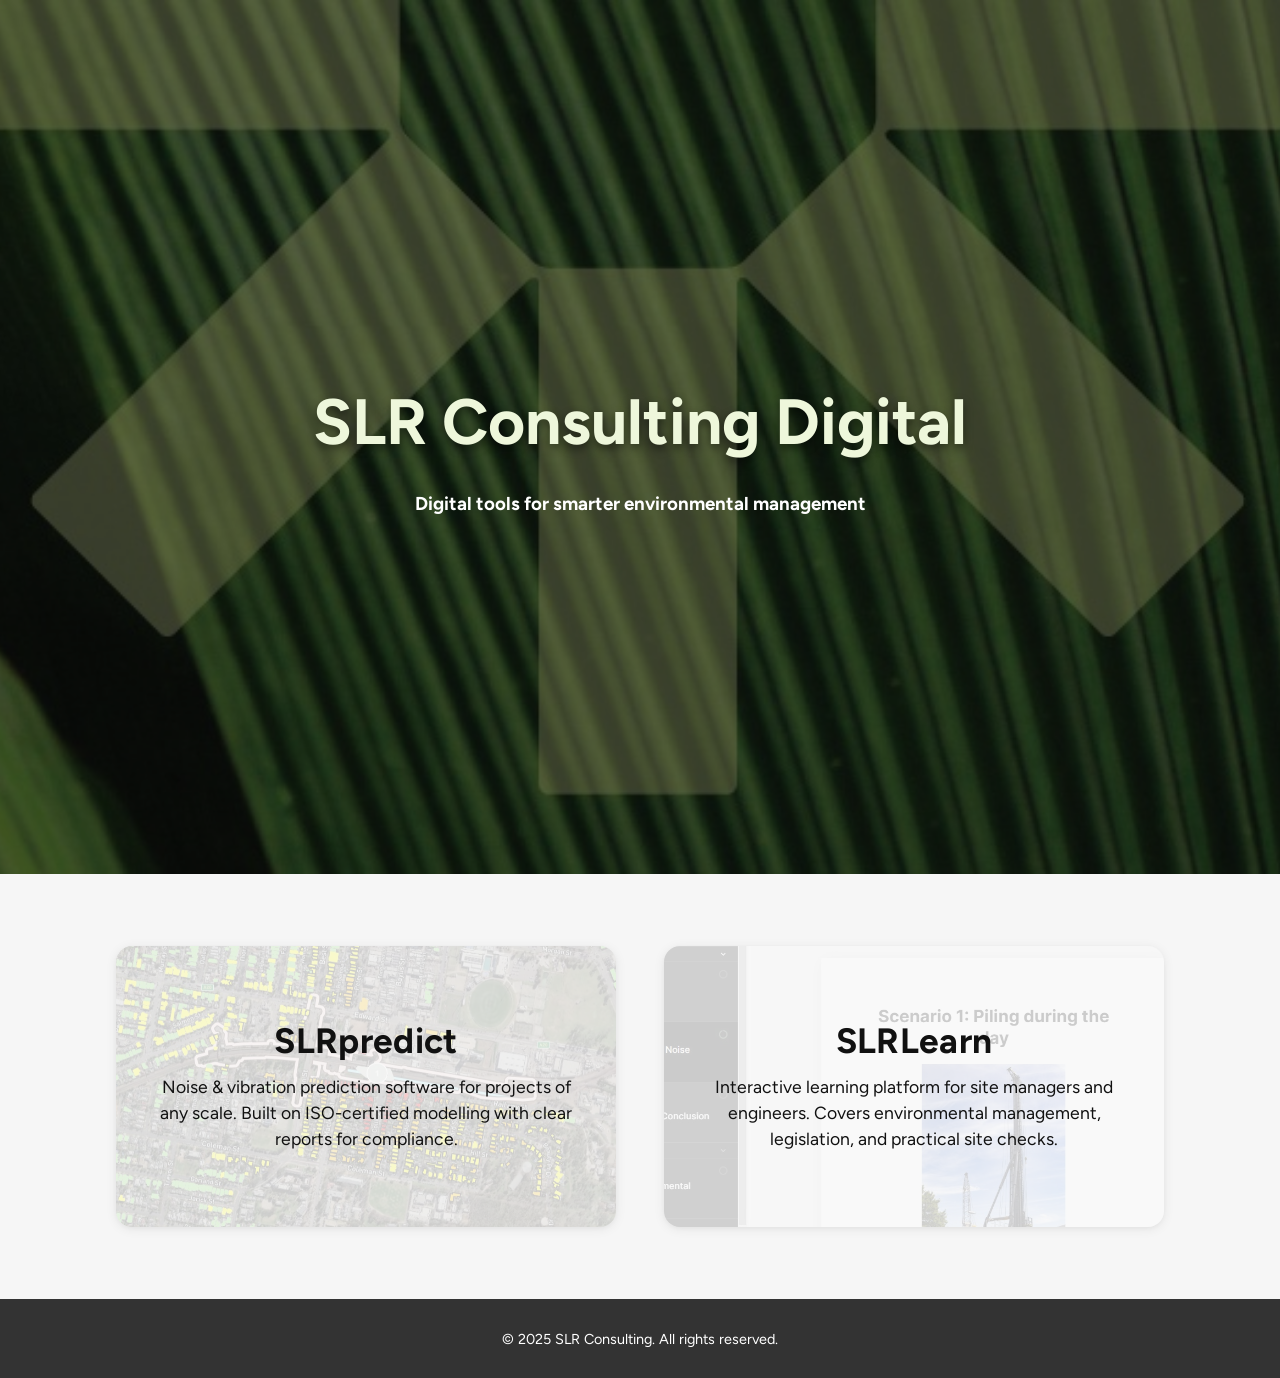
<file: index.html>
<!DOCTYPE html>
<html lang="en">
<head>
  <meta charset="UTF-8" />
  <meta name="viewport" content="width=device-width, initial-scale=1.0"/>
  <title>SLR Consulting Digital</title>
  <link rel="stylesheet" href="assets/css/style.css">
  <link href="https://fonts.googleapis.com/css2?family=Figtree:wght@400;600;700&display=swap" rel="stylesheet">
</head>
<body>

<header class="hero">
  <img class="hero-bg" src="assets/images/hero-main.jpg" alt="" aria-hidden="true">
  <div class="hero-content">
    <h1>SLR Consulting Digital</h1>
    <h3>Digital tools for smarter environmental management</h3>
  </div>
</header>

<main>
  <section class="products">
    <a href="/slrpredict/" class="product-card">
      <div class="product-card-bg" style="background-image: url('./assets/images/hero-bg.jpg');"></div>
      <div class="product-card-content">
        <h2>SLRpredict</h2>
        <p>Noise & vibration prediction software for projects of any scale. Built on ISO-certified modelling with clear reports for compliance.</p>
      </div>
    </a>
    <a href="/slrlearn/" class="product-card">
      <div class="product-card-bg" style="background-image: url('./assets/images/slrlearn-thumb.jpg');"></div>
      <div class="product-card-content">
        <h2>SLRLearn</h2>
        <p>Interactive learning platform for site managers and engineers. Covers environmental management, legislation, and practical site checks.</p>
      </div>
    </a>
  </section>
</main>

<footer>
  <p>&copy; 2025 SLR Consulting. All rights reserved.</p>
</footer>

</body>
</html>
</file>
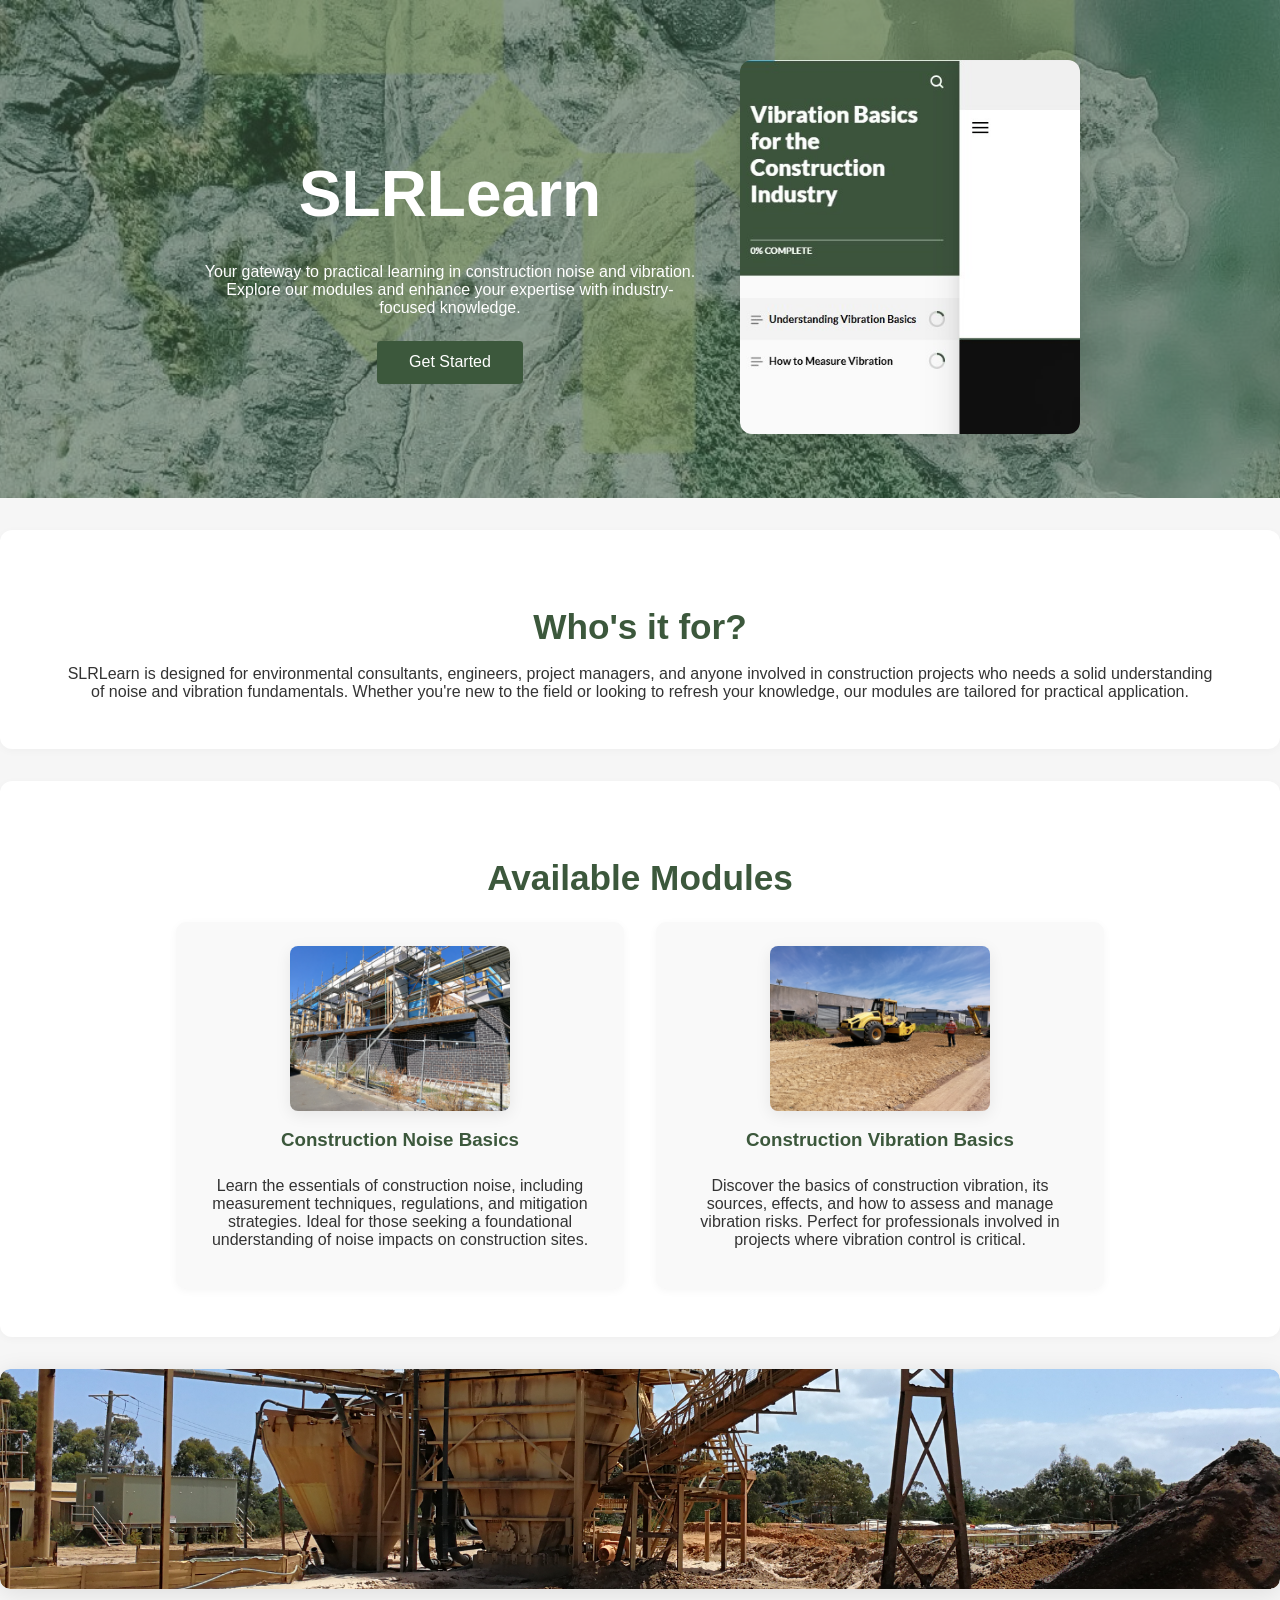
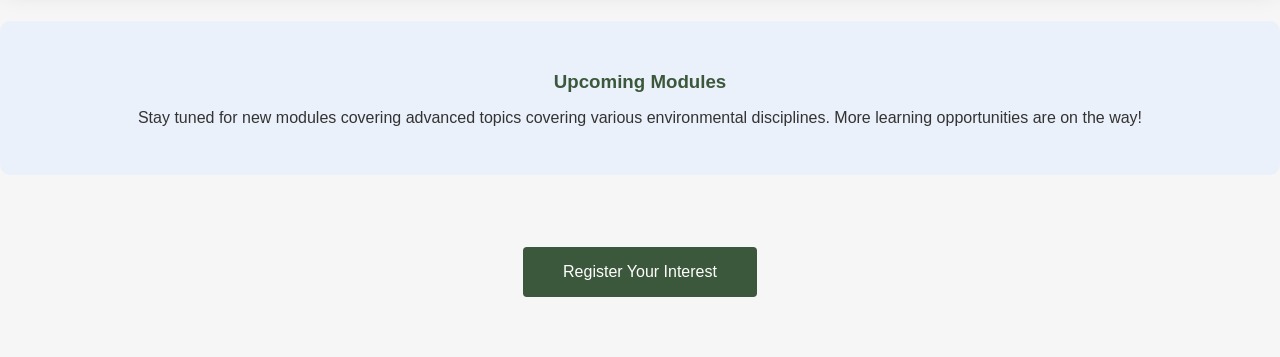
<file: slrlearn/index.html>
<!DOCTYPE html>
<html lang="en">
<head>
    <meta charset="UTF-8">
    <title>SLRLearn - Module Showcase</title>
    <meta name="viewport" content="width=device-width, initial-scale=1.0">
    <link rel="stylesheet" href="../assets/css/style.css">
</head>
<body class="slrlearn-body">
    <!-- Hero Section -->
    <header class="slrlearn-hero">
        <img class="slrlearn-hero-bg" src="../assets/images/slrlearn-hero-bg.jpg" alt="" aria-hidden="true">
        <div class="slrlearn-hero-content">
            <h1>SLRLearn</h1>
            <p>Your gateway to practical learning in construction noise and vibration. Explore our modules and enhance your expertise with industry-focused knowledge.</p>
            <a class="slrlearn-cta-btn" href="https://slrconsulting.com" target="_blank" rel="noopener">Get Started</a>
        </div>
        <div class="slrlearn-hero-image">
            <img src="../assets/images/slrlearn-hero-img.jpg" alt="Learning illustration">
        </div>
    </header>

    <!-- Who's it for Section -->
    <section class="slrlearn-section">
        <h2>Who's it for?</h2>
        <p>
            SLRLearn is designed for environmental consultants, engineers, project managers, and anyone involved in construction projects who needs a solid understanding of noise and vibration fundamentals. Whether you're new to the field or looking to refresh your knowledge, our modules are tailored for practical application.
        </p>
    </section>

    <!-- Modules Section -->
    <section class="slrlearn-section">
        <h2>Available Modules</h2>
        <div class="slrlearn-modules-list">
            <div class="slrlearn-module-card">
                <img src="../assets/images/building1.jpg" alt="Construction Noise Basics">
                <h3>Construction Noise Basics</h3>
                <p>
                    Learn the essentials of construction noise, including measurement techniques, regulations, and mitigation strategies. Ideal for those seeking a foundational understanding of noise impacts on construction sites.
                </p>
            </div>
            <div class="slrlearn-module-card">
                <img src="../assets/images/construction5.jpg" alt="Construction Vibration Basics">
                <h3>Construction Vibration Basics</h3>
                <p>
                    Discover the basics of construction vibration, its sources, effects, and how to assess and manage vibration risks. Perfect for professionals involved in projects where vibration control is critical.
                </p>
            </div>
        </div>
    </section>

    <!-- Banner Section -->
    <div class="slrlearn-banner-section">
        <img src="../assets/images/mine2.jpg" alt="SLRLearn Banner">
    </div>

    <!-- Upcoming Modules Section -->
    <section class="slrlearn-upcoming-section">
        <h3>Upcoming Modules</h3>
        <p>
            Stay tuned for new modules covering advanced topics covering various environmental disciplines. More learning opportunities are on the way!
        </p>
    </section>

    <!-- Bottom Call to Action -->
    <div class="slrlearn-bottom-cta">
        <a class="slrlearn-cta-btn" href="https://slrconsulting.com" target="_blank" rel="noopener">Register Your Interest</a>
    </div>
</body>
</html>
</file>
<file: assets/css/style.css>
body {
    font-family:'Figtree', Arial, sans-serif;
    margin: 0;
    padding: 0;
    background-color: #f6f6f6;
    color: #333;
}

header {
    background-color: #3C583C; /* Green 500 */
    color: white;
    padding: 2rem 1rem;
    text-align: center;
}

video {
  display: block;
  margin: 2rem auto;
  max-width: 100%;
  height: auto;
}

h1 {
  font-size: 4rem;
}

h2 {
  font-size: 2.2rem;
}



.key-features h2 {
    margin-top: 0rem;    /* Reduce space above */
    margin-bottom: 2.5rem; /* Increase space below */
}

main {
    /*padding: 2rem 1rem;*/
}

.intro {
    max-width: 800px;
    margin: 0 auto 3rem;
    text-align: center;
}

.features {
    display: flex;
    justify-content: space-around;
    flex-wrap: wrap;
    gap: 2rem;
}

.feature-card {
    background-color: white;
    border: 1px solid #ccc;
    border-radius: 8px;
    width: 300px;
    padding: 1rem;
    box-shadow: 0 2px 5px rgba(0,0,0,0.1);
    text-align: center;
}

.feature-card img {
    max-width: 100%;
    height: auto;
    border-radius: 4px;
}

.cta {
    background-color: #667545; /* Green 400 */
    color: white;
    text-align: center;
    padding: 2rem 1rem;
    margin-top: 3rem;
}

.cta .btn {
    display: inline-block;
    margin-top: 1rem;
    padding: 0.75rem 1.5rem;
    background-color: white;
    color: #3C583C;
    text-decoration: none;
    border-radius: 4px;
    font-weight: bold;
}

.key-features {
    text-align: center;
    margin: 2rem auto;
    max-width: 1000px;
    padding: 2rem;
  }
  
  .features-grid {
    display: flex;
    justify-content: space-between;
    gap: 2rem;
    flex-wrap: wrap;
  }
  
  .feature-item {
    flex: 1;
    min-width: 250px;
    background-color: #f9f9f9;
    padding: 1.5rem;
    border-radius: 12px;
    box-shadow: 0 4px 12px rgba(0, 0, 0, 0.05);
  }

.feature-img {
    width: 100%;
    height: 180px;              /* Set your desired height */
    object-fit: cover;          /* Crop to fill the box */
    object-position: top;       /* Crop from the top */
    border-radius: 4px;
    display: block;
}

  .hero {
    background-size: cover;
    background-position: center;
    background-repeat: no-repeat;
    height: 90vh;
    color: white;
    display: flex;
    align-items: center;
    justify-content: center;
    text-align: center;
    position: relative;
  }
  
  .hero-bg {
    position: absolute;
    top: 0; left: 0; width: 100%; height: 100%;
    object-fit: cover;
    z-index: 0;
    pointer-events: none;
    user-select: none;
    /* Optional: add a white overlay for readability */
    background: linear-gradient(rgba(255,255,255,0.95), rgba(255,255,255,0.95));
}
  
  .hero::before {
    content: '';
    position: absolute;
    top: 0; left: 0; right: 0; bottom: 0;
    background: rgba(0, 0, 0, 0.5); /* dark overlay for contrast */
    z-index: 1;
  }
  
  .hero-content {
    position: relative;
    z-index: 2;
    padding: 2rem;
  }
  
  .hero h1 {
    margin-bottom: 2rem;
    color: #EEF7DB;
    text-shadow: 0 4px 10px rgba(0, 0, 0, 0.45);
  }
  
.bannerimage {
    width: 100%;
    max-width: 100%;
    height: 320px; /* adjust as needed for 'air' */
    overflow: hidden;
    display: flex;
    align-items: center;
    justify-content: center;
    position: relative;
}

.bannerimage img {
    width: 100%;
    height: 100%;
    object-fit: cover;
    display: block;
}

section {
    margin: 2rem auto;
    padding: 2rem;
    /* width: 80%; */
    /* max-width: 900px; */
    text-align: center;
  }

.who-for-container {
  display: flex;
  justify-content: center;
  align-items: center;
  gap: 2rem;
  width: 100%;
  max-width: 900px;
  margin: 0 auto;
}

.who-for-text {
  flex: 1;
  text-align: center;
  display: flex;
  flex-direction: column;
  align-items: center;
  justify-content: center;
}

.who-for-image {
  flex: 1;
  display: flex;
  align-items: center;
  justify-content: center;
}

.who-for-image img {
  max-width: 100%;
  max-height: 300px;
  object-fit: contain;
  border-radius: 8px;
}


footer {
    background-color: #333;
    color: white;
    text-align: center;
    padding: 1rem;
    font-size: 0.9rem;
}

.bannerimage.banner-learnmore {
    position: relative;
    height: 320px;
    display: flex;
    align-items: center;
    justify-content: center;
    overflow: hidden;
}

.bannerimage.banner-learnmore img {
    width: 100%;
    height: 100%;
    object-fit: cover;
    display: block;
}

.banner-learnmore-content {
    position: absolute;
    top: 0; left: 0; right: 0; bottom: 0;
    display: flex;
    flex-direction: column;
    align-items: center;
    justify-content: center;
    color: #fff;
    background: rgba(0, 0, 0, 0.541);
    z-index: 2;
    text-align: center;
    padding: 2rem;
}

.banner-learnmore-content a {
    color: #d6f91d; /* or your preferred color */
    text-decoration: underline;
    font-weight: 500;
}

.products {
  display: flex;
  gap: 2rem;
  justify-content: center;
  align-items: stretch;
  margin: 2rem auto;
  max-width: 1200px;
  flex-wrap: wrap;
}

.product-card {
  position: relative;
  display: flex;
  flex-direction: column;
  justify-content: center;
  width: 100%;
  max-width: 500px;
  min-width: 260px;
  aspect-ratio: 16/9;
  border-radius: 16px;
  overflow: hidden;
  text-decoration: none;
  color: #111;
  box-shadow: 0 2px 12px rgba(0,0,0,0.07), 0 1.5px 4px rgba(0,0,0,0.03);
  transition: box-shadow 0.2s, transform 0.2s;
  margin: 0.5rem;
  background: #f8f8f8;
}

.product-card-bg {
  position: absolute;
  inset: 0;
  background-size: cover;
  background-position: center;
  opacity: 0.18;
  z-index: 1;
}

.product-card-content {
  position: relative;
  z-index: 2;
  padding: 2rem;
  text-align: center;
}

.product-card h2 {
  margin: 0 0 0.7rem 0;
  color: #111;
  text-decoration: none;  
  font-weight: 700;
  letter-spacing: 0.01em;
}

.product-card p {
  margin: 0;
  color: #111;
  text-decoration: none;  
  font-size: 1.1rem;
  line-height: 1.5;
}

.product-card:hover {
  box-shadow: 0 6px 24px rgba(0,0,0,0.12), 0 3px 8px rgba(0,0,0,0.06);
  transform: translateY(-4px) scale(1.02);
}

.product-card:hover .product-card-bg {
  opacity: 0.28;
  filter: blur(1px);
}

/* Remove link styles on hover/focus */
.product-card:focus,
.product-card:active,
.product-card:hover {
  outline: none;
  text-decoration: none;
}

/* --- SLRLearn Page Styles (Unified Colour Scheme) --- */
.slrlearn-body {
    background: #f6f6f6;
    color: #333;
    font-family: 'Segoe UI', Arial, sans-serif;
    margin: 0;
}
.slrlearn-hero {
    position: relative;
    display: flex;
    align-items: center;
    justify-content: center; /* center both items */
    gap: 2.5rem;             /* add a gap between text and image */
    padding: 60px 2rem;      /* reduce horizontal padding */
    min-height: 350px;
    overflow: hidden;
    background: none; /* Remove background image/gradient */
}
.slrlearn-hero-bg {
    position: absolute;
    top: 0; left: 0; width: 100%; height: 100%;
    object-fit: cover;
    z-index: 0;
    pointer-events: none;
    user-select: none;
    /* Optional: subtle overlay for readability */
}
.slrlearn-hero::before {
    content: '';
    position: absolute;
    top: 0; left: 0; right: 0; bottom: 0;
    background: rgba(60, 88, 60, 0.55); /* green overlay for contrast */
    z-index: 1;
}
.slrlearn-hero-content,
.slrlearn-hero-image {
    position: relative;
    z-index: 2;
}
.slrlearn-hero-content {
    max-width: 500px;
}
.slrlearn-hero h1 {
    
    margin-bottom: 0.5em;
    color: #fff;
}
.slrlearn-hero p {
    margin-bottom: 1.5em;
    color: #fff;
}
.slrlearn-cta-btn {
    background: #3C583C;
    color: #fff;
    padding: 0.8em 2em;
    border: none;
    border-radius: 4px;
    cursor: pointer;
    transition: background 0.2s;
    display: inline-block;
    text-decoration: none;
    text-align: center;
}
.slrlearn-cta-btn:hover {
    background: #667545;
}
.slrlearn-hero-image img {
    max-width: 340px;
    width: 100%;
    border-radius: 12px;
    box-shadow: 0 8px 32px rgba(0,0,0,0.12);
}
.slrlearn-section {
    padding: 48px 5% 32px 5%;
    background: #fff;
    margin-bottom: 24px;
    border-radius: 12px;
    box-shadow: 0 2px 8px rgba(0,0,0,0.03);
}
.slrlearn-section h2 {
    color: #3C583C;
    margin-bottom: 0.5em;
}
.slrlearn-modules-list {
    display: flex;
    gap: 32px;
    flex-wrap: wrap;
    margin-top: 24px;
    justify-content: center
}
.slrlearn-module-card {
    background: #f9f9f9;
    border-radius: 10px;
    box-shadow: 0 2px 8px rgba(0,0,0,0.04);
    flex: 1 1 320px;
    min-width: 280px;
    max-width: 400px;
    display: flex;
    flex-direction: column;
    align-items: center;
    padding: 24px;
    margin-bottom: 16px;
    width: 100%;
    text-align: center;
}

.slrlearn-module-card img {
    width: 100%;
    max-width: 220px;
    border-radius: 8px;
    margin-bottom: 18px;
    box-shadow: 0 4px 16px rgba(0,0,0,0.08);
}
.slrlearn-module-card h3 {
    margin: 0 0 10px 0;
    color: #3C583C;
}
.slrlearn-module-card p {
    color: #333;
    text-align: center;
}
.slrlearn-banner-section {
    width: 100%;
    margin: 32px 0;
    text-align: center;
    height: 220px; /* Set your desired banner height */
    overflow: hidden;
    position: relative;
    border-radius: 10px;
    box-shadow: 0 4px 24px rgba(0,0,0,0.10);
}

.slrlearn-banner-section img {
    width: 100%;
    height: 100%;
    object-fit: cover;
    object-position: center;
    border-radius: 10px;
    display: block;
}
.slrlearn-upcoming-section {
    padding: 32px 5%;
    background: #eaf1fa;
    border-radius: 10px;
    margin-bottom: 32px;
    text-align: center;
}
.slrlearn-upcoming-section h3 {
    color: #3C583C;
    margin-bottom: 0.5em;
}
.slrlearn-upcoming-section p {
    color: #333;
}
.slrlearn-bottom-cta {
    display: flex;
    justify-content: center;
    padding: 40px 0 60px 0;
}
.slrlearn-bottom-cta .slrlearn-cta-btn {
    background: #3C583C;
    color: #fff;
    padding: 1em 2.5em;
    border: none;
    border-radius: 4px;
    cursor: pointer;
    transition: background 0.2s;
}
.slrlearn-bottom-cta .slrlearn-cta-btn:hover {
    background: #667545;
}



@media (max-width: 900px) {
    .who-for-container {
    flex-direction: column;
  }
  .who-for-image img {
    max-height: 200px;
  }

    .features-grid {
    flex-direction: column;
    gap: 1.2rem;
  }
  .feature-item {
    min-width: 0;
    width: 100%;
    padding: 1.2rem;
  }

  .slrlearn-modules-list {
    flex-direction: column;
    gap: 1rem;
  }
  .slrlearn-module-card {
    min-width: 0;
    width: 100%;
    padding: 1.2rem;
  }

  .slrlearn-bottom-cta .slrlearn-cta-btn {
    padding: 1.2em 2em;
    width: 90vw;
    max-width: 350px;
  }
    .slrlearn-hero {
    margin: 0 !important;
    padding: 32px 2vw;
  }
  
  .products {
    flex-direction: column;
    align-items: center;
    gap: 1.5rem;
  }
  .product-card {
    max-width: 98vw;
    min-width: 0;
    width: 100%;
    margin: 0 auto;
    aspect-ratio: 16/9;
    padding: 0.5rem;
  }
  .product-card-content {
    padding: 1.2rem;
  }
    .slrlearn-hero {
        flex-direction: column;
        text-align: center;
        padding: 40px 5%;
    }
    .slrlearn-hero-image {
        justify-content: center;
        margin-top: 24px;
    }
    .slrlearn-modules-list {
        flex-direction: column;
        gap: 0;
    }
}
</file>
